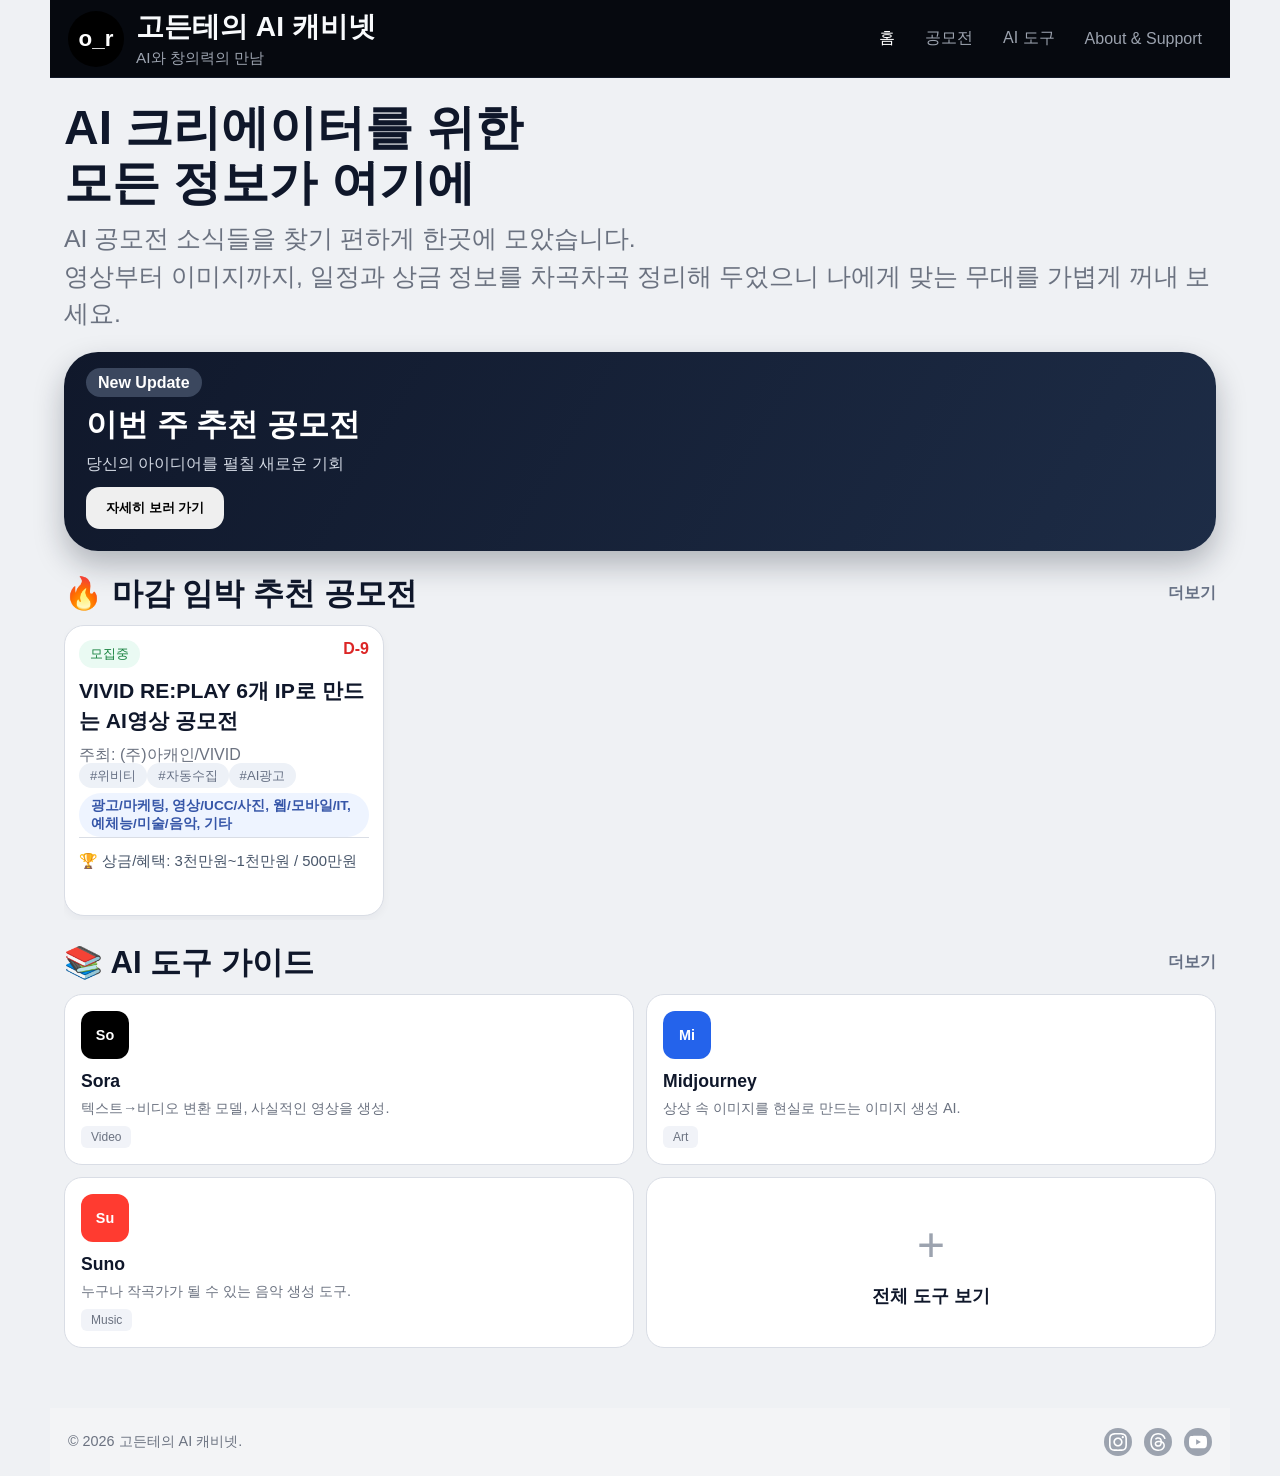
<file: index.html>
<!doctype html>
<html lang="ko">

<head>
  <meta charset="UTF-8" />
  <meta name="viewport" content="width=device-width, initial-scale=1.0" />
  <title>고든테의 AI 캐비넷</title>
  <meta name="description" content="AI 크리에이터를 위한 공모전/도구 디렉토리" />
  <link rel="stylesheet" href="styles.css" />
  <link rel="icon"
    href="data:image/svg+xml,<svg xmlns='http://www.w3.org/2000/svg' viewBox='0 0 100 100'><circle cx='50' cy='50' r='50' fill='%23000'/><text x='50' y='65' font-size='35' font-weight='700' fill='%23fff' text-anchor='middle' font-family='Arial, sans-serif'>o_r</text></svg>" />
</head>

<body>
  <div class="app-shell">
    <header class="topbar">
      <a href="#home" class="brand" data-jump="home">
        <span class="logo">o_r</span>
        <div class="brand-text">
          <strong>고든테의 AI 캐비넷</strong>
          <small>AI와 창의력의 만남</small>
        </div>
      </a>
      <nav class="top-nav">
        <button class="top-link active" data-page="home">홈</button>
        <button class="top-link" data-page="contests">공모전</button>
        <button class="top-link" data-page="tools">AI 도구</button>
        <button class="top-link" data-page="about">About & Support</button>
      </nav>
    </header>

    <main>
      <section id="homePage" class="page-section active">
        <h1>AI 크리에이터를 위한<br />모든 정보가 여기에</h1>
        <p class="sub">AI 공모전 소식들을 찾기 편하게 한곳에 모았습니다.<br />영상부터 이미지까지, 일정과 상금 정보를 차곡차곡 정리해 두었으니 나에게 맞는 무대를 가볍게 꺼내 보세요.
        </p>

        <article class="hero-banner">
          <span class="pill">New Update</span>
          <h2>이번 주 추천 공모전</h2>
          <p>당신의 아이디어를 펼칠 새로운 기회</p>
          <button data-jump="contests">자세히 보러 가기</button>
        </article>

        <div class="section-title-row">
          <h3>🔥 마감 임박 추천 공모전</h3>
          <a href="#contestsPage" class="more-link" data-jump="contests">더보기</a>
        </div>
        <div id="urgentCards" class="h-scroll"></div>

        <div class="section-title-row">
          <h3>📚 AI 도구 가이드</h3>
          <a href="#tools" class="more-link" data-jump="tools">더보기</a>
        </div>
        <div id="homeToolCards" class="tool-grid"></div>
      </section>

      <section id="contestsPage" class="page-section">
        <h1>AI 공모전</h1>
        <p class="sub">AI 콘텐츠 공모전 소식들을 한눈에 보기 좋게 담았습니다.<br />캐비넷을 찬찬히 둘러보며 내 아이디어를 가볍게 펼쳐볼 수 있는 무대를 찾아보세요.</p>

        <div class="view-switch">
          <button id="listViewBtn" class="active">☷</button>
          <button id="calendarViewBtn">📅</button>
        </div>



        <section class="filters">
          <input id="searchInput" type="search" placeholder="공모전 제목으로 검색..." />
          <select id="statusFilter">
            <option value="all">모집 상태 전체</option>
            <option value="모집중">모집중</option>
            <option value="마감 임박">마감 임박</option>
            <option value="마감">마감</option>
          </select>
          <select id="typeFilter">
            <option value="all">유형 전체</option>
            <option value="영상">🎬 영상</option>
            <option value="이미지">🎨 이미지</option>
            <option value="음악">🎵 음악</option>
            <option value="해외">🌏 해외</option>
          </select>
        </section>

        <section id="listPanel">
          <div id="contestCards" class="cards"></div>
        </section>

        <section id="calendarPanel" class="calendar-panel hidden">
          <p>캘린더 뷰</p>
          <h2 id="calendarTitle">공모전 캘린더</h2>
          <div class="calendar-controls">
            <button id="prevMonthBtn">이전</button>
            <button id="todayBtn">오늘</button>
            <button id="nextMonthBtn">다음</button>
          </div>
          <div class="weekdays">
            <span>일</span><span>월</span><span>화</span><span>수</span><span>목</span><span>금</span><span>토</span>
          </div>
          <div id="calendarGrid" class="calendar-grid"></div>
        </section>
      </section>

      <section id="toolsPage" class="page-section">
        <h1>AI 도구 가이드</h1>
        <p class="sub">창작에 필요한 최고의 AI 도구들을 한눈에 확인하고 활용해보세요.</p>
        <input id="toolSearch" type="search" placeholder="🔍 도구 이름, 키워드 검색..." />
        <div class="chip-row">
          <button class="chip-btn active" data-tool-filter="all">전체</button>
          <button class="chip-btn" data-tool-filter="영상">Video</button>
          <button class="chip-btn" data-tool-filter="이미지">Image</button>
          <button class="chip-btn" data-tool-filter="오디오">Audio</button>
          <button class="chip-btn" data-tool-filter="기획">LLM</button>
        </div>
        <div id="toolCards" class="tools-list"></div>
      </section>

      <section id="aboutPage" class="page-section">
        <h1>About & Support</h1>
        <h3>ℹ️ About</h3>
        <article class="about-card">
          <p>안녕하세요, <strong>고든테(Gordonte)</strong>입니다.</p>
          <p>흩어져 있는 AI 공모전과 도구들을 한눈에 살필 수 있도록 이 공간을 직접 만들었습니다.</p>
          <p>비전공자인 제가 필요해서 하나둘 모으기 시작한 기록이라 화려한 기능은 없지만, 대신 꼭 필요로 하는 정보들을 꾸준히 담아두고 있습니다.</p>
          <p>이곳에 쌓인 기록들이 저와 비슷한 정보를 찾는 분들께도 작게나마 참고가 되었으면 좋겠습니다.</p>
        </article>

        <h3>🎧 Contact</h3>
        <article class="about-card"><strong>📧 이메일 문의</strong>
          <p><a href="mailto:isdolais4@gmail.com" style="color: inherit; text-decoration: none;">isdolais4@gmail.com</a>
          </p>
        </article>
        <article class="about-card social"><strong>🔗 SOCIAL MEDIA</strong>
          <p style="display: flex; gap: 20px; align-items: center; justify-content: center;">
            <a href="https://open.kakao.com/o/sjW0crCg" target="_blank" rel="noopener noreferrer" title="KakaoTalk"
              style="text-decoration: none; background: #FEE500; width: 50px; height: 50px; border-radius: 50%; display: flex; align-items: center; justify-content: center;">
              <svg width="28" height="28" viewBox="0 0 24 24" fill="none">
                <path
                  d="M12 3C6.477 3 2 6.477 2 10.8c0 2.87 1.838 5.384 4.578 6.867-.197.727-.633 2.346-.723 2.72-.11.468.172.461.362.335.148-.098 2.371-1.59 3.268-2.193.505.069 1.025.105 1.555.105 5.523 0 10-3.477 10-7.8S17.523 3 12 3z"
                  fill="#3C1E1E" />
              </svg>
            </a>
            <a href="https://www.instagram.com/go_rdonte/" target="_blank" rel="noopener noreferrer" title="Instagram"
              style="text-decoration: none; background: linear-gradient(45deg, #f09433 0%, #e6683c 25%, #dc2743 50%, #cc2366 75%, #bc1888 100%); width: 50px; height: 50px; border-radius: 50%; display: flex; align-items: center; justify-content: center;">
              <svg width="28" height="28" viewBox="0 0 24 24" fill="white">
                <path
                  d="M12 2.163c3.204 0 3.584.012 4.85.07 3.252.148 4.771 1.691 4.919 4.919.058 1.265.069 1.645.069 4.849 0 3.205-.012 3.584-.069 4.849-.149 3.225-1.664 4.771-4.919 4.919-1.266.058-1.644.07-4.85.07-3.204 0-3.584-.012-4.849-.07-3.26-.149-4.771-1.699-4.919-4.92-.058-1.265-.07-1.644-.07-4.849 0-3.204.013-3.583.07-4.849.149-3.227 1.664-4.771 4.919-4.919 1.266-.057 1.645-.069 4.849-.069zm0-2.163c-3.259 0-3.667.014-4.947.072-4.358.2-6.78 2.618-6.98 6.98-.059 1.281-.073 1.689-.073 4.948 0 3.259.014 3.668.072 4.948.2 4.358 2.618 6.78 6.98 6.98 1.281.058 1.689.072 4.948.072 3.259 0 3.668-.014 4.948-.072 4.354-.2 6.782-2.618 6.979-6.98.059-1.28.073-1.689.073-4.948 0-3.259-.014-3.667-.072-4.947-.196-4.354-2.617-6.78-6.979-6.98-1.281-.059-1.69-.073-4.949-.073zm0 5.838c-3.403 0-6.162 2.759-6.162 6.162s2.759 6.163 6.162 6.163 6.162-2.759 6.162-6.163c0-3.403-2.759-6.162-6.162-6.162zm0 10.162c-2.209 0-4-1.79-4-4 0-2.209 1.791-4 4-4s4 1.791 4 4c0 2.21-1.791 4-4 4zm6.406-11.845c-.796 0-1.441.645-1.441 1.44s.645 1.44 1.441 1.44c.795 0 1.439-.645 1.439-1.44s-.644-1.44-1.439-1.44z" />
              </svg>
            </a>
            <a href="https://www.youtube.com/@go_rdonte77" target="_blank" rel="noopener noreferrer" title="YouTube"
              style="text-decoration: none; background: #FF0000; width: 50px; height: 50px; border-radius: 50%; display: flex; align-items: center; justify-content: center;">
              <svg width="30" height="30" viewBox="0 0 24 24" fill="white">
                <path
                  d="M23.498 6.186a3.016 3.016 0 0 0-2.122-2.136C19.505 3.545 12 3.545 12 3.545s-7.505 0-9.377.505A3.017 3.017 0 0 0 .502 6.186C0 8.07 0 12 0 12s0 3.93.502 5.814a3.016 3.016 0 0 0 2.122 2.136c1.871.505 9.376.505 9.376.505s7.505 0 9.377-.505a3.015 3.015 0 0 0 2.122-2.136C24 15.93 24 12 24 12s0-3.93-.502-5.814zM9.545 15.568V8.432L15.818 12l-6.273 3.568z" />
              </svg>
            </a>
          </p>
        </article>

        <h3>☕ Support</h3>
        <article class="about-card" style="text-align: center;">
          <p><strong>이곳의 정보가 유용했다면</strong></p>
          <p>커피 한 잔으로 따뜻한 응원을 보내주세요 ☺️</p>
          <a href="https://buymeacoffee.com/gordonte" target="_blank" rel="noopener noreferrer"
            style="display: inline-block; margin-top: 12px; background: linear-gradient(135deg, #FFDD00 0%, #FBB034 100%); color: #000; text-decoration: none; padding: 12px 24px; border-radius: 12px; font-weight: 700; box-shadow: 0 4px 12px rgba(251, 176, 52, 0.3);">
            ☕ Buy Me a Coffee
          </a>
        </article>

        <h3>❓ FAQ</h3>
        <details class="faq-item">
          <summary>공모전 등록은 어떻게 하나요?</summary>
          <p>현재는 자동 수집이 기본이며, 추후 제보 폼을 제공할 예정입니다.</p>
        </details>
        <details class="faq-item">
          <summary>유료 서비스인가요?</summary>
          <p>기본 공모전 탐색과 도구 가이드는 무료입니다.</p>
        </details>
      </section>
    </main>

    <footer class="global-footer">
      <p class="copyright">© 2026 고든테의 AI 캐비넷.</p>
      <div class="social-icons">
        <a href="https://www.instagram.com/go_rdonte/" target="_blank" rel="noopener noreferrer" title="Instagram"
          class="social-icon">
          <svg width="18" height="18" viewBox="0 0 24 24" fill="currentColor">
            <path
              d="M12 2.163c3.204 0 3.584.012 4.85.07 3.252.148 4.771 1.691 4.919 4.919.058 1.265.069 1.645.069 4.849 0 3.205-.012 3.584-.069 4.849-.149 3.225-1.664 4.771-4.919 4.919-1.266.058-1.644.07-4.85.07-3.204 0-3.584-.012-4.849-.07-3.26-.149-4.771-1.699-4.919-4.92-.058-1.265-.07-1.644-.07-4.849 0-3.204.013-3.583.07-4.849.149-3.227 1.664-4.771 4.919-4.919 1.266-.057 1.645-.069 4.849-.069zm0-2.163c-3.259 0-3.667.014-4.947.072-4.358.2-6.78 2.618-6.98 6.98-.059 1.281-.073 1.689-.073 4.948 0 3.259.014 3.668.072 4.948.2 4.358 2.618 6.78 6.98 6.98 1.281.058 1.689.072 4.948.072 3.259 0 3.668-.014 4.948-.072 4.354-.2 6.782-2.618 6.979-6.98.059-1.28.073-1.689.073-4.948 0-3.259-.014-3.667-.072-4.947-.196-4.354-2.617-6.78-6.979-6.98-1.281-.059-1.69-.073-4.949-.073zm0 5.838c-3.403 0-6.162 2.759-6.162 6.162s2.759 6.163 6.162 6.163 6.162-2.759 6.162-6.163c0-3.403-2.759-6.162-6.162-6.162zm0 10.162c-2.209 0-4-1.79-4-4 0-2.209 1.791-4 4-4s4 1.791 4 4c0 2.21-1.791 4-4 4zm6.406-11.845c-.796 0-1.441.645-1.441 1.44s.645 1.44 1.441 1.44c.795 0 1.439-.645 1.439-1.44s-.644-1.44-1.439-1.44z" />
          </svg>
        </a>
        <a href="https://www.threads.com/@go_rdonte" target="_blank" rel="noopener noreferrer" title="Threads"
          class="social-icon">
          <svg width="18" height="18" viewBox="0 0 192 192" fill="none">
            <path
              d="M141.537 88.9883C140.71 88.5919 139.87 88.2104 139.019 87.8451C137.537 60.5382 122.616 44.905 97.5619 44.745C97.4484 44.7443 97.3355 44.7443 97.222 44.7443C82.2364 44.7443 69.7731 51.1409 62.102 62.7807L75.881 72.2328C81.6116 63.5383 90.6052 61.6848 97.2286 61.6848C97.3051 61.6848 97.3819 61.6848 97.4576 61.6855C105.707 61.7381 111.932 64.1366 115.961 68.814C118.893 72.2193 120.854 76.925 121.825 82.8638C114.511 81.6207 106.601 81.2385 98.145 81.7233C74.3247 83.0954 59.0111 96.9879 60.0396 116.292C60.5615 126.084 65.4397 134.508 73.775 140.011C80.8224 144.663 89.899 146.938 99.3323 146.423C111.79 145.74 121.563 140.987 128.381 132.296C133.559 125.696 136.834 117.143 138.28 106.366C144.217 109.949 148.617 114.664 151.047 120.332C155.179 129.967 155.42 145.8 142.501 158.708C131.182 170.016 117.576 174.908 97.0135 175.059C74.2042 174.89 56.9538 167.575 45.7381 153.317C35.2355 139.966 29.8077 120.682 29.6052 96C29.8077 71.3178 35.2355 52.0336 45.7381 38.6827C56.9538 24.4249 74.2039 17.11 97.0132 16.9405C119.988 17.1113 137.539 24.4614 149.184 38.788C154.894 45.8136 159.199 54.6488 162.037 64.9503L178.184 60.6422C174.744 47.9622 169.331 37.0357 161.965 27.974C147.036 9.60668 125.202 0.195148 97.0695 0H96.9569C68.8816 0.19447 47.2921 9.6418 32.7883 28.0793C19.8819 44.4864 13.2244 67.3157 13.0007 95.9325L13 96L13.0007 96.0675C13.2244 124.684 19.8819 147.514 32.7883 163.921C47.2921 182.358 68.8816 191.806 96.9569 192H97.0695C122.03 191.827 139.624 185.292 154.118 170.811C173.081 151.866 172.51 128.119 166.26 113.541C161.776 103.087 153.227 94.5962 141.537 88.9883ZM98.4405 129.507C88.0005 130.095 77.1544 125.409 76.6196 115.372C76.2232 107.93 81.9158 99.626 99.0812 98.6368C101.047 98.5234 102.976 98.468 104.871 98.468C111.106 98.468 116.939 99.0737 122.242 100.233C120.264 124.935 108.662 128.946 98.4405 129.507Z"
              fill="currentColor" />
          </svg>
        </a>
        <a href="https://www.youtube.com/@go_rdonte77" target="_blank" rel="noopener noreferrer" title="YouTube"
          class="social-icon">
          <svg width="18" height="18" viewBox="0 0 24 24" fill="currentColor">
            <path
              d="M23.498 6.186a3.016 3.016 0 0 0-2.122-2.136C19.505 3.545 12 3.545 12 3.545s-7.505 0-9.377.505A3.017 3.017 0 0 0 .502 6.186C0 8.07 0 12 0 12s0 3.93.502 5.814a3.016 3.016 0 0 0 2.122 2.136c1.871.505 9.376.505 9.376.505s7.505 0 9.377-.505a3.015 3.015 0 0 0 2.122-2.136C24 15.93 24 12 24 12s0-3.93-.502-5.814zM9.545 15.568V8.432L15.818 12l-6.273 3.568z" />
          </svg>
        </a>
      </div>
    </footer>

  </div>

  <div id="drawerOverlay" class="drawer-overlay hidden"></div>
  <aside id="detailDrawer" class="drawer hidden" aria-hidden="true">
    <button id="closeDrawer" class="close">✕</button>
    <div id="detailContent"></div>
  </aside>

  <script src="script.js"></script>
</body>

</html>
</file>
<file: styles.css>
:root {
  --bg: #eff1f4;
  --card: #ffffff;
  --text: #0f172a;
  --muted: #6b7280;
  --line: #d9dde5;
  --navy: #0c1222;
  --green: #10b981;
}

* {
  box-sizing: border-box;
}

body {
  margin: 0;
  background: var(--bg);
  color: var(--text);
  font-family: -apple-system, BlinkMacSystemFont, "Segoe UI", "Noto Sans KR", sans-serif;
}

.app-shell {
  max-width: 1180px;
  margin: 0 auto;
  min-height: 100vh;
  padding: 0 14px 0;
  display: flex;
  flex-direction: column;
}

.topbar {
  display: flex;
  align-items: center;
  justify-content: space-between;
  background: #06090f;
  margin: 0 -14px 22px;
  padding: 8px 18px;
  border-bottom: 1px solid #111827;
}

.brand {
  display: flex;
  align-items: center;
  gap: 12px;
  text-decoration: none;
  color: #f8fafc;
}

.logo {
  width: 56px;
  height: 56px;
  border-radius: 50%;
  background: #000;
  color: #fff;
  display: grid;
  place-items: center;
  font-size: 1.4rem;
  font-weight: 700;
}

.brand-text {
  display: flex;
  flex-direction: column;
  gap: 2px;
}

.brand-text strong {
  display: block;
  font-size: clamp(1.1rem, 2.2vw, 2rem);
}

.brand-text small {
  color: #9ca3af;
  font-size: clamp(.75rem, 1.2vw, 1.1rem);
}

.brand-copy strong {
  display: block;
  font-size: 2rem;
  font-size: clamp(1.1rem, 2.2vw, 2rem);
}

.brand-copy small {
  color: #9ca3af;
  font-size: clamp(.75rem, 1.2vw, 1.1rem);
}

.top-nav {
  display: flex;
  gap: 10px;
}

.top-link {
  border: 0;
  background: transparent;
  color: #9ca3af;
  font-size: 1rem;
  padding: 8px 10px;
  cursor: pointer;
}

.top-link.active {
  color: #fff;
}

main {
  flex: 1;
}

.page-section {
  display: none;
}

.page-section.active {
  display: block;
}

h1 {
  margin: 0 0 10px;
  font-size: 3rem;
  font-size: clamp(2rem, 7vw, 3rem);
  line-height: 1.15;
}

.sub {
  color: var(--muted);
  line-height: 1.5;
  margin: 0 0 18px;
  font-size: 1.55rem;
  font-size: clamp(1rem, 3.6vw, 1.55rem);
}

.hero-banner {
  background: linear-gradient(120deg, #10182b, #1d2c46);
  color: #fff;
  border-radius: 34px;
  padding: 22px;
  margin: 20px 0;
  box-shadow: 0 14px 30px rgba(17, 24, 39, .28);
}

.hero-banner h2 {
  margin: 12px 0 8px;
  font-size: 1.95rem;
}

.hero-banner p {
  margin: 0 0 12px;
  color: #d2d8e3;
}

.hero-banner button {
  border: 0;
  border-radius: 14px;
  padding: 12px 20px;
  font-weight: 700;
}

.pill {
  background: #3b475e;
  border-radius: 999px;
  padding: 6px 12px;
  font-weight: 700;
}

.section-title-row {
  display: flex;
  align-items: center;
  justify-content: space-between;
  margin: 22px 0 10px;
}

.section-title-row h3 {
  margin: 0;
  font-size: 1.95rem;
  font-size: clamp(1.2rem, 5vw, 1.95rem);
}

.more-link {
  color: #667084;
  text-decoration: none;
  font-weight: 600;
}

.h-scroll {
  display: flex;
  gap: 10px;
  overflow-x: auto;
  padding-bottom: 4px;
}

.h-scroll .card {
  flex: 0 0 320px;
  width: 320px;
}

.cards {
  display: grid;
  gap: 12px;
}

.card {
  background: var(--card);
  border: 1px solid var(--line);
  border-radius: 20px;
  padding: 14px;
  box-shadow: 0 4px 8px rgba(15, 23, 42, .04);
  display: flex;
  flex-direction: column;
}

.card-top {
  display: flex;
  justify-content: space-between;
  align-items: flex-start;
}

.card h3 {
  margin: 8px 0;
  font-size: 1.32rem;
  display: -webkit-box;
  -webkit-line-clamp: 2;
  line-clamp: 2;
  -webkit-box-orient: vertical;
  overflow: hidden;
  line-height: 1.4;
  /* Explicit line height */
  height: 3.8rem;
  /* 1.32rem * 1.4 * 2 lines ≈ 3.7rem + padding */
  min-height: 3.8rem;
}

.host {
  margin: 0;
  color: var(--muted);
}

.chip,
.category,
.badge,
.chip-btn {
  border-radius: 999px;
  font-size: .82rem;
  padding: 5px 11px;
}

.chip {
  background: #edf1f7;
  color: #667084;
}

.category {
  background: #eef4ff;
  color: #3656a8;
  display: inline-flex;
  /* Changed from inline-block to allow padding/fit control */
  width: fit-content;
  /* Only take necessary width */
  padding: 4px 12px;
  border-radius: 100px;
  /* Pill shape */
  font-size: 0.85rem;
  font-weight: 600;
  margin-top: 8px;
}

.footer-row {
  margin-top: 10px;
  padding-top: 10px;
  border-top: 1px solid var(--line);
  display: flex;
  justify-content: space-between;
}

.card-info {
  margin-top: auto;
  padding-top: 10px;
  border-top: 1px solid var(--line);
  color: #475569;
  font-size: .93rem;
}

.card-info p {
  margin: 4px 0;
  display: -webkit-box;
  -webkit-line-clamp: 2;
  line-clamp: 2;
  -webkit-box-orient: vertical;
  overflow: hidden;
  height: 2.8rem;
  /* Enforce fixed height for 2 lines */
}

.dday {
  color: #dc2626;
  font-weight: 700;
}

.status-open {
  background: #eafaf3;
  color: #15803d;
}

.status-soon {
  background: #fff5e7;
  color: #b45309;
}

.status-closed {
  background: #fcecef;
  color: #be123c;
}

.view-switch {
  width: fit-content;
  margin: 10px 0 14px auto;
  display: flex;
  gap: 8px;
  background: #fff;
  border: 1px solid var(--line);
  border-radius: 999px;
  padding: 6px;
}

.view-switch button {
  border: 0;
  border-radius: 999px;
  width: 44px;
  height: 44px;
  background: transparent;
}

.view-switch button.active {
  background: var(--navy);
  color: #fff;
}

.quick-grid {
  display: grid;
  grid-template-columns: 1fr 1fr;
  gap: 12px;
  margin-bottom: 12px;
}

.extra-filters {
  display: grid;
  gap: 10px;
  margin-bottom: 12px;
}

.extra-filters details {
  background: #fff;
  border: 1px solid var(--line);
  border-radius: 14px;
  padding: 12px 14px;
}

.extra-filters summary {
  cursor: pointer;
  font-weight: 600;
}

.detail-body {
  color: #64748b;
  margin-top: 8px;
}

.quick-card,
.preset-card,
.calendar-panel,
.about-card {
  background: #fff;
  border: 1px solid var(--line);
  border-radius: 20px;
  padding: 16px;
  margin-bottom: 14px;
}

.quick-card {
  display: flex;
  justify-content: space-between;
  align-items: center;
}

.quick-card button {
  border: 0;
  background: var(--navy);
  color: #fff;
  border-radius: 999px;
  padding: 10px 18px;
  font-weight: 700;
}

.preset-head {
  display: flex;
  justify-content: space-between;
  align-items: center;
  margin-bottom: 12px;
}

.chip-row {
  display: flex;
  flex-wrap: wrap;
  gap: 8px;
}

.chip-btn {
  border: 1px solid #d7dce4;
  background: #f8f9fc;
  color: #4b5563;
}

.chip-btn.active {
  background: var(--navy);
  color: #fff;
  border-color: var(--navy);
}

.filters {
  display: grid;
  gap: 9px;
  margin-bottom: 12px;
}

.filters input,
.filters select,
#toolSearch {
  width: 100%;
  border: 1px solid var(--line);
  border-radius: 16px;
  padding: 12px 14px;
  background: #fff;
}

.calendar-controls {
  display: flex;
  gap: 8px;
  margin-bottom: 8px;
}

.calendar-controls button {
  border: 1px solid var(--line);
  border-radius: 999px;
  background: #fff;
  padding: 8px 14px;
}

.weekdays,
.calendar-grid {
  display: grid;
  grid-template-columns: repeat(7, minmax(0, 1fr));
  gap: 6px;
}

.weekdays span {
  color: #8b93a5;
  text-align: center;
  font-size: 0.8rem;
}

.day {
  min-height: 74px;
  border-radius: 10px;
  padding: 4px;
}

.day-num {
  text-align: center;
  font-size: 0.8rem;
  color: #475569;
}

.day-item {
  font-size: .68rem;
  text-align: center;
  background: #0f172a;
  color: #fff;
  border-radius: 999px;
  margin-top: 4px;
  padding: 2px 4px;
  white-space: nowrap;
  overflow: hidden;
  text-overflow: ellipsis;
}

.day.empty .day-item {
  display: none;
}

.day {
  position: relative;
  /* For tooltip positioning */
}

/* Custom Tooltip */
.calendar-tooltip {
  position: absolute;
  bottom: 100%;
  left: 50%;
  transform: translateX(-50%);
  background: #fff;
  border: 1px solid var(--line);
  border-radius: 12px;
  box-shadow: 0 10px 25px rgba(0, 0, 0, 0.15);
  padding: 12px;
  width: 220px;
  z-index: 100;
  display: none;
  text-align: left;
}

.day:hover .calendar-tooltip {
  display: block;
}

.tooltip-item {
  display: block;
  padding: 8px;
  border-bottom: 1px solid #f1f5f9;
  cursor: pointer;
}

.tooltip-item:last-child {
  border-bottom: none;
}

.tooltip-title {
  font-weight: 700;
  font-size: 0.9rem;
  display: block;
  margin-bottom: 4px;
  white-space: nowrap;
  overflow: hidden;
  text-overflow: ellipsis;
}

.tooltip-link {
  font-size: 0.8rem;
  color: #3b82f6;
  text-decoration: none;
  font-weight: 600;
}


.tool-grid {
  display: grid;
  grid-template-columns: repeat(2, 1fr);
  gap: 12px;
  margin-bottom: 20px;
}

.tool-card,
.tool {
  background: #fff;
  border: 1px solid var(--line);
  border-radius: 18px;
  padding: 16px;
}

.tool-card h4 {
  margin: 0 0 6px;
  font-size: 1.1rem;
}

.tool-card p {
  margin: 0;
  color: var(--muted);
  font-size: 0.9rem;
  line-height: 1.4;
}

.tool-icon {
  width: 54px;
  height: 54px;
  border-radius: 12px;
  color: #fff;
  font-weight: 700;
  display: grid;
  place-items: center;
  margin-bottom: 10px;
}

.tool-icon-rounded {
  width: 48px;
  height: 48px;
  border-radius: 12px;
  color: #fff;
  font-weight: 700;
  font-size: 0.9rem;
  display: grid;
  place-items: center;
  margin-bottom: 12px;
}

.tool-tag {
  display: inline-block;
  background: #f1f3f8;
  color: #6b7280;
  font-size: 0.75rem;
  padding: 4px 10px;
  border-radius: 6px;
  margin-top: 8px;
}

.tools-list {
  display: grid;
  gap: 12px;
  margin-top: 12px;
}

.tool {
  display: grid;
  grid-template-columns: 64px 1fr;
  gap: 12px;
  align-items: center;
}

.tool h3 {
  margin: 0 0 4px;
}

.tool p {
  margin: 0 0 8px;
  color: var(--muted);
}

.tool small {
  background: #f1f3f8;
  padding: 4px 10px;
  border-radius: 999px;
}

.contact-grid {
  display: grid;
  grid-template-columns: 1fr 1fr;
  gap: 10px;
}

.faq-item {
  background: #fff;
  border: 1px solid var(--line);
  border-radius: 18px;
  padding: 14px;
  margin-bottom: 10px;
}

summary {
  cursor: pointer;
  font-weight: 700;
}




.drawer-overlay {
  position: fixed;
  inset: 0;
  background: rgba(15, 23, 42, 0.45);
  z-index: 49;
}

.drawer {
  position: fixed;
  top: 50%;
  left: 50%;
  transform: translate(-50%, -50%);
  width: min(760px, 92vw);
  max-height: 88vh;
  overflow: auto;
  background: #fff;
  border: 1px solid var(--line);
  border-radius: 16px;
  padding: 16px;
  z-index: 50;
  box-shadow: 0 20px 60px rgba(2, 6, 23, 0.28);
}

.poster {
  width: 100%;
  height: 220px;
  border-radius: 14px;
  background: #111827;
  color: #fff;
  display: grid;
  place-items: center;
}

.detail-meta {
  display: grid;
  grid-template-columns: 1fr 1fr;
  gap: 8px;
}

.detail-box {
  border: 1px solid var(--line);
  border-radius: 12px;
  padding: 10px;
}

.close {
  border: 0;
  width: 34px;
  height: 34px;
  border-radius: 10px;
  background: #f3f4f6;
  float: right;
}

.hidden {
  display: none !important;
}

.global-footer {
  background: #f3f4f6;
  padding: 20px 18px;
  margin: 40px -14px 0;
  display: flex;
  align-items: center;
  justify-content: space-between;
  gap: 16px;
  flex-wrap: wrap;
}

.copyright {
  color: #6b7280;
  font-size: .9rem;
  margin: 0;
}

.social-icons {
  display: flex;
  gap: 12px;
  align-items: center;
}

.social-icon {
  width: 28px;
  height: 28px;
  border-radius: 50%;
  background: #9ca3af;
  color: #fff;
  display: flex;
  align-items: center;
  justify-content: center;
  text-decoration: none;
  transition: all 0.2s ease;
}

.social-icon:hover {
  background: #6b7280;
  transform: scale(1.1);
}

.official-link {
  display: inline-block;
  margin-top: 10px;
  background: #0f172a;
  color: #fff;
  text-decoration: none;
  padding: 8px 12px;
  border-radius: 10px;
}

@media (max-width: 760px) {
  .topbar {
    flex-direction: column;
    align-items: center;
    gap: 10px;
  }

  .top-nav {
    width: 100%;
    overflow-x: auto;
    justify-content: center;
  }

  .top-link {
    white-space: nowrap;
  }

  .app-shell {
    max-width: 460px;
  }

  .quick-grid {
    grid-template-columns: 1fr;
  }

  .drawer {
    width: 94vw;
    max-height: 92vh;
  }

  .h-scroll .card {
    flex: 0 0 70vw;
    width: 70vw;
  }

  /* Prevent title truncation on mobile */
  .card h3 {
    font-size: 1.15rem;
    /* Smaller font on mobile to fit 2 lines */
    height: 3.4rem;
    /* Adjusted height for smaller font */
    min-height: 3.4rem;
  }
}
</file>
